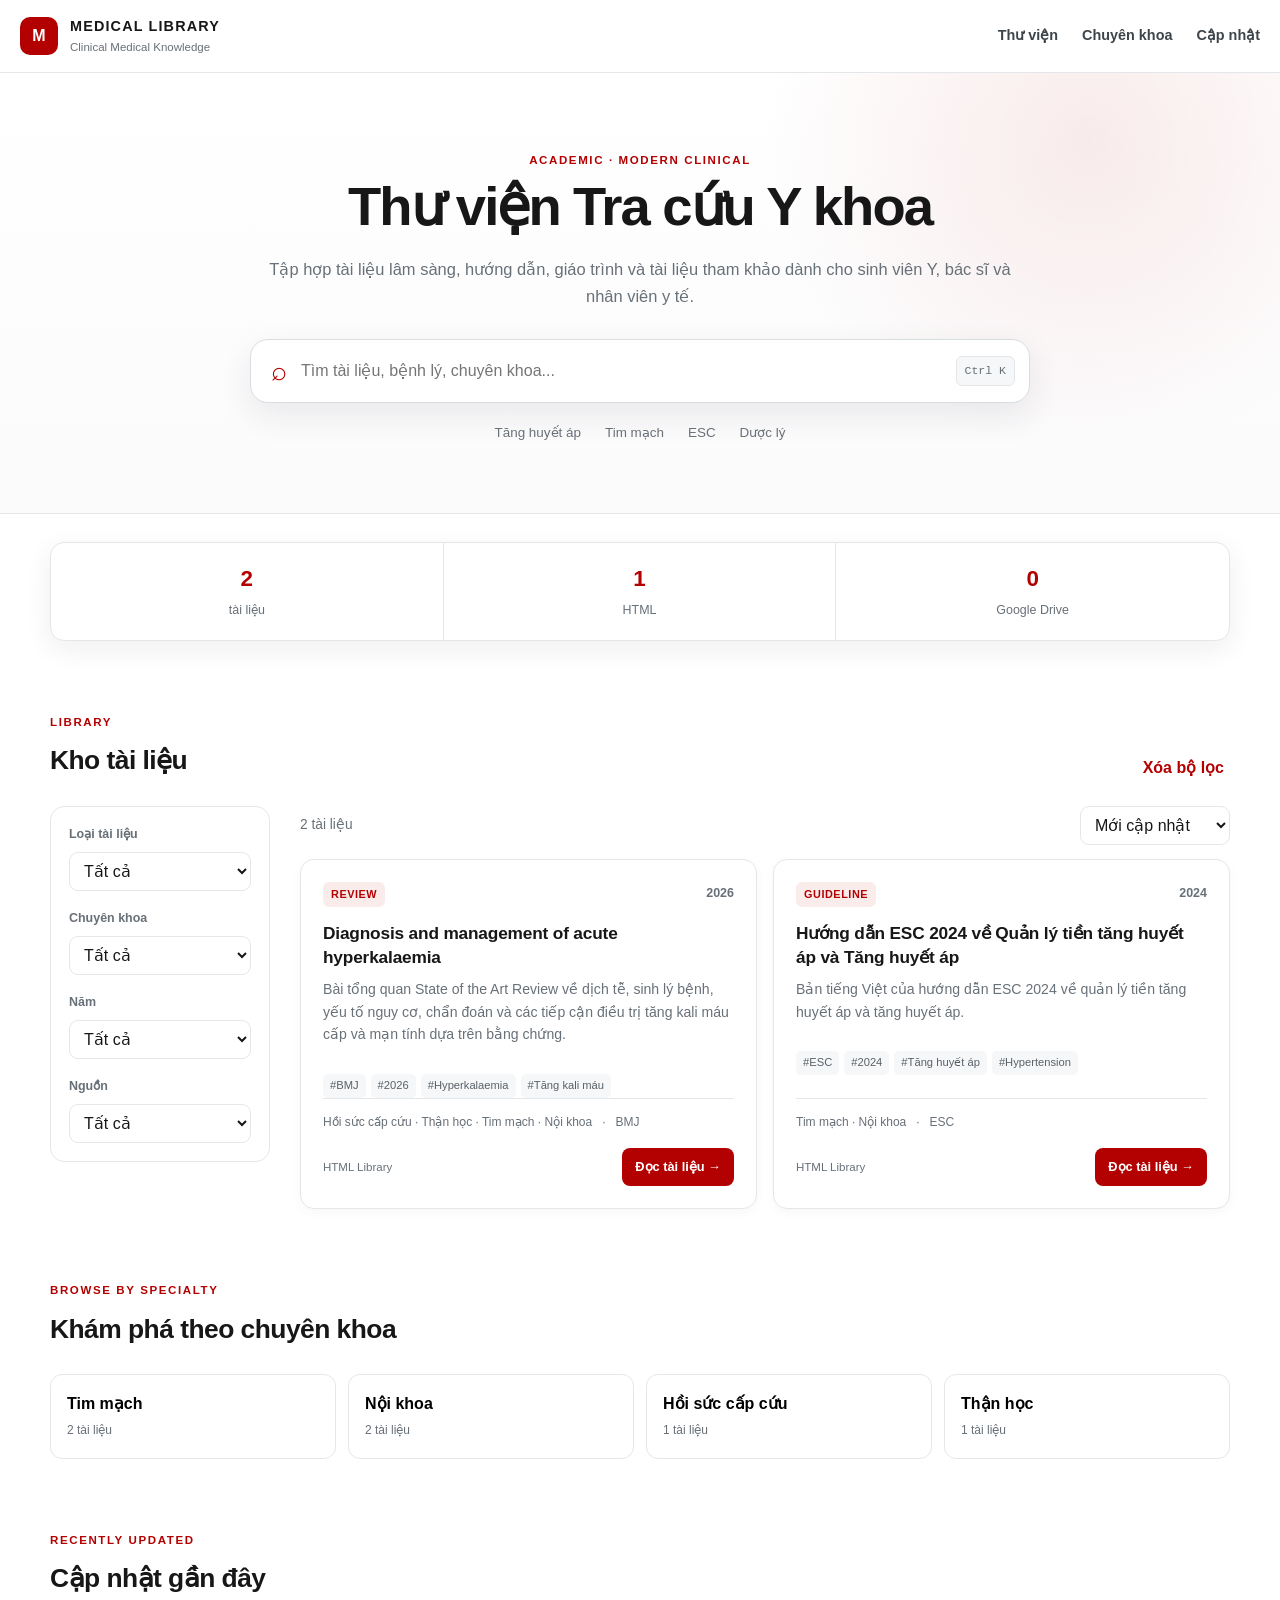
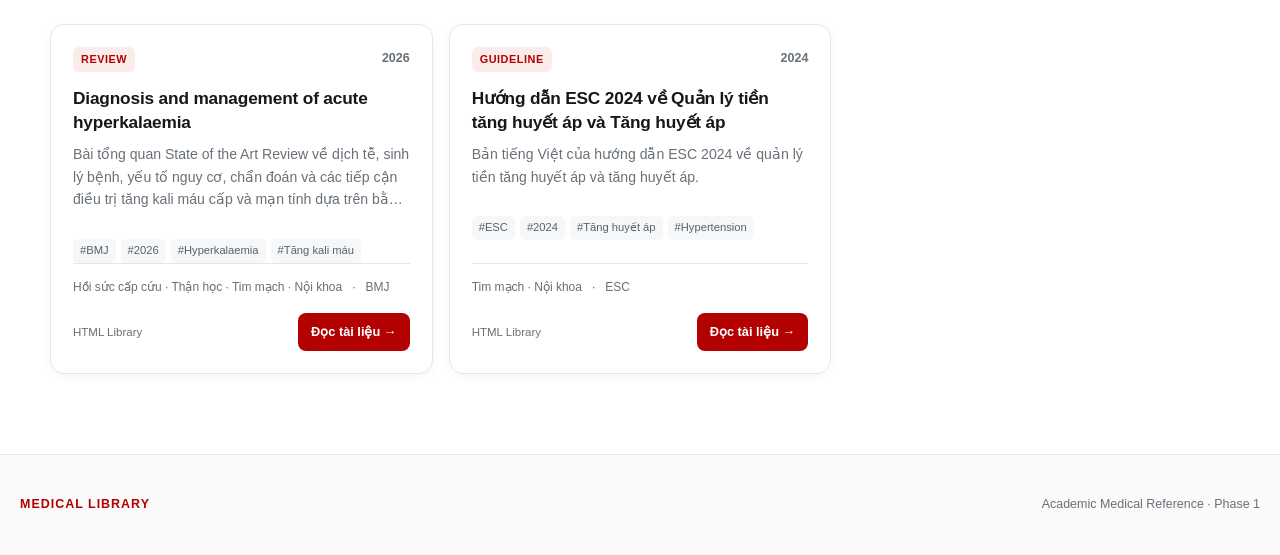
<file: index.html>
<!DOCTYPE html>
<html lang="vi">
<head>
  <meta charset="UTF-8">
  <meta name="viewport" content="width=device-width, initial-scale=1.0">
  <meta name="description" content="Medical Library — Thư viện tra cứu tài liệu y khoa lâm sàng.">
  <title>Medical Library — Thư viện Tra cứu Y khoa</title>
  <link rel="stylesheet" href="assets/css/library.css">
</head>
<body>
  <header class="site-header">
    <div class="nav container-wide">
      <a class="brand" href="./" aria-label="Medical Library - Trang chủ">
        <span class="brand-mark">M</span>
        <span>
          <strong>MEDICAL LIBRARY</strong>
          <small>Clinical Medical Knowledge</small>
        </span>
      </a>
      <nav class="nav-links" aria-label="Điều hướng chính">
        <a href="#library">Thư viện</a>
        <a href="#specialties">Chuyên khoa</a>
        <a href="#recent">Cập nhật</a>
      </nav>
    </div>
  </header>

  <main>
    <section class="hero">
      <div class="container hero-inner">
        <p class="eyebrow">ACADEMIC · MODERN CLINICAL</p>
        <h1>Thư viện Tra cứu Y khoa</h1>
        <p class="hero-subtitle">Tập hợp tài liệu lâm sàng, hướng dẫn, giáo trình và tài liệu tham khảo dành cho sinh viên Y, bác sĩ và nhân viên y tế.</p>

        <div class="search-box">
          <span class="search-icon" aria-hidden="true">⌕</span>
          <input id="searchInput" type="search"
                 autocomplete="off"
                 placeholder="Tìm tài liệu, bệnh lý, chuyên khoa..."
                 aria-label="Tìm kiếm tài liệu">
          <kbd>Ctrl K</kbd>
        </div>
        <div class="search-hints">
          <button data-search="tang huyet ap">Tăng huyết áp</button>
          <button data-search="tim mach">Tim mạch</button>
          <button data-search="esc">ESC</button>
          <button data-search="duoc ly">Dược lý</button>
        </div>
      </div>
    </section>

    <section class="container stats" aria-label="Thống kê thư viện">
      <div><strong id="totalCount">0</strong><span>tài liệu</span></div>
      <div><strong id="htmlCount">0</strong><span>HTML</span></div>
      <div><strong id="driveCount">0</strong><span>Google Drive</span></div>
    </section>

    <section id="library" class="container library-section">
      <div class="section-heading">
        <div>
          <p class="eyebrow">LIBRARY</p>
          <h2>Kho tài liệu</h2>
        </div>
        <button id="clearFilters" class="text-button" type="button">Xóa bộ lọc</button>
      </div>

      <div class="library-layout">
        <aside class="filters" aria-label="Bộ lọc">
          <div class="filter-group">
            <label for="typeFilter">Loại tài liệu</label>
            <select id="typeFilter">
              <option value="all">Tất cả</option>
            </select>
          </div>
          <div class="filter-group">
            <label for="specialtyFilter">Chuyên khoa</label>
            <select id="specialtyFilter">
              <option value="all">Tất cả</option>
            </select>
          </div>
          <div class="filter-group">
            <label for="yearFilter">Năm</label>
            <select id="yearFilter">
              <option value="all">Tất cả</option>
            </select>
          </div>
          <div class="filter-group">
            <label for="sourceFilter">Nguồn</label>
            <select id="sourceFilter">
              <option value="all">Tất cả</option>
            </select>
          </div>
        </aside>

        <div class="results-area">
          <div class="results-toolbar">
            <span id="resultSummary">Đang tải tài liệu...</span>
            <select id="sortSelect" aria-label="Sắp xếp">
              <option value="updated">Mới cập nhật</option>
              <option value="title">Tên A → Z</option>
              <option value="year">Năm mới → cũ</option>
            </select>
          </div>
          <div id="documentGrid" class="document-grid"></div>
          <div id="noResults" class="empty-state" hidden>
            <div class="empty-icon">⌕</div>
            <h3>Không tìm thấy tài liệu</h3>
            <p>Thử từ khóa khác hoặc xóa bớt bộ lọc.</p>
          </div>
        </div>
      </div>
    </section>

    <section id="specialties" class="container specialty-section">
      <div class="section-heading">
        <div>
          <p class="eyebrow">BROWSE BY SPECIALTY</p>
          <h2>Khám phá theo chuyên khoa</h2>
        </div>
      </div>
      <div id="specialtyGrid" class="specialty-grid"></div>
    </section>

    <section id="recent" class="container recent-section">
      <div class="section-heading">
        <div>
          <p class="eyebrow">RECENTLY UPDATED</p>
          <h2>Cập nhật gần đây</h2>
        </div>
      </div>
      <div id="recentGrid" class="document-grid compact"></div>
    </section>
  </main>

  <footer class="site-footer">
    <div class="container-wide">
      <strong>MEDICAL LIBRARY</strong>
      <span>Academic Medical Reference · Phase 1</span>
    </div>
  </footer>

  <script type="module" src="assets/js/app.js"></script>
</body>
</html>
</file>
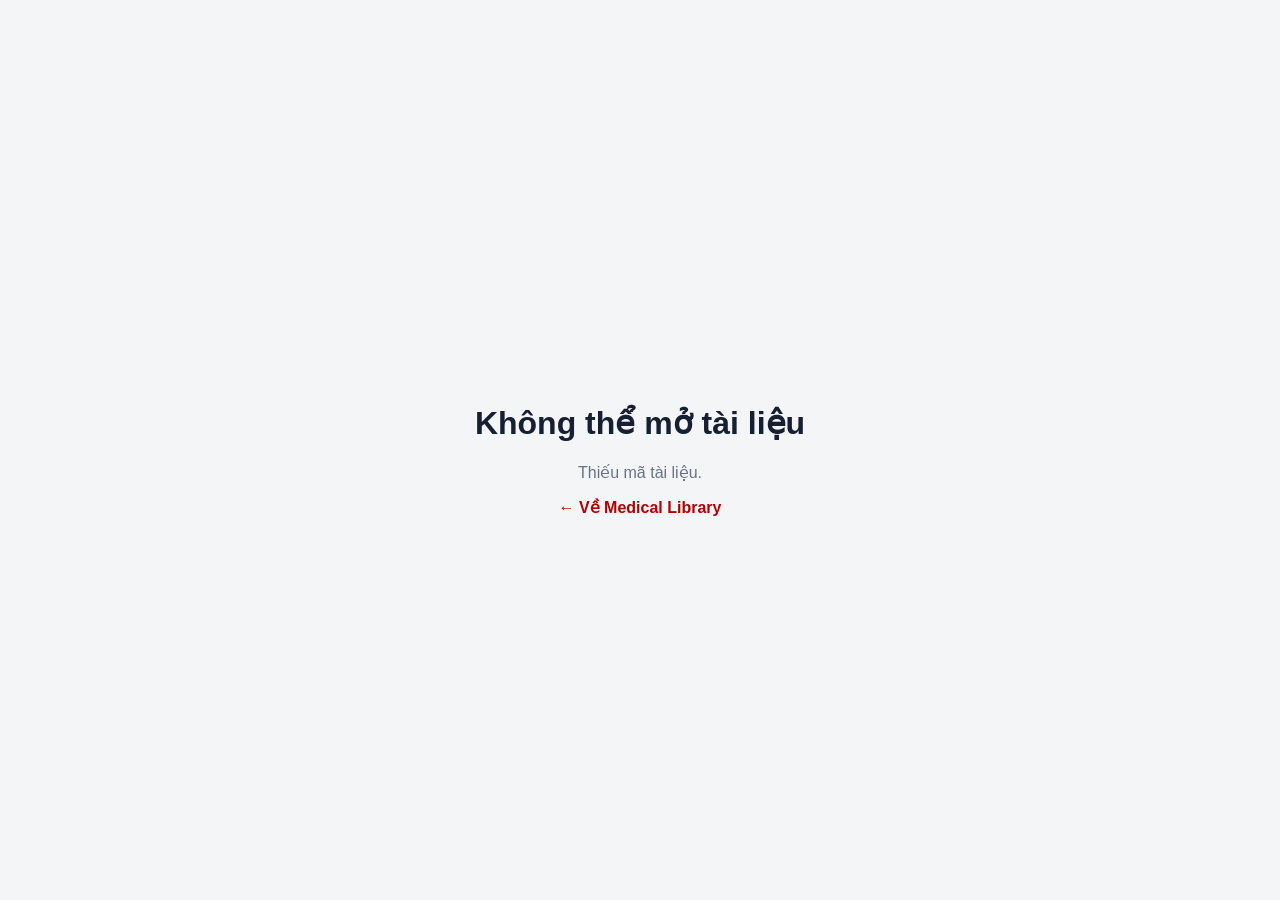
<file: reader.html>
<!DOCTYPE html>
<html lang="vi">
<head>
  <meta charset="UTF-8">
  <meta name="viewport" content="width=device-width, initial-scale=1.0">
  <meta name="description" content="Medical Library — Clinical Document Reader">
  <title>Medical Library — Reader</title>
  <link rel="stylesheet" href="assets/css/reader.css">
</head>
<body class="reader-page">
  <header class="reader-header">
    <div class="reader-left">
      <button id="backButton" class="icon-button back-button" type="button" aria-label="Quay lại thư viện">
        <span aria-hidden="true">←</span><span class="back-label">Thư viện</span>
      </button>
      <a class="brand" href="./" aria-label="Medical Library">
        <span class="brand-mark">M</span>
        <span class="brand-copy">
          <strong>MEDICAL LIBRARY</strong>
          <small>Clinical Medical Knowledge</small>
        </span>
      </a>
    </div>

    <div class="document-head">
      <strong id="readerTitle">Đang tải tài liệu…</strong>
      <span id="readerMeta"></span>
    </div>

    <div class="reader-actions" aria-label="Công cụ đọc">
      <button class="tool-button" data-action="font-down" type="button" aria-label="Giảm cỡ chữ">A−</button>
      <button class="tool-button" data-action="font-up" type="button" aria-label="Tăng cỡ chữ">A+</button>
      <button class="tool-button" data-action="print" type="button" aria-label="In tài liệu">⎙</button>
      <button class="tool-button" data-action="theme" type="button" aria-label="Đổi giao diện">☾</button>
    </div>
  </header>

  <div class="progress-track" aria-hidden="true"><div id="progressBar"></div></div>

  <div class="reader-layout">
    <aside class="toc-panel" aria-label="Mục lục tài liệu">
      <div class="toc-head">
        <span>NỘI DUNG</span>
        <span id="progressText">0%</span>
      </div>
      <nav><ul id="tocList"></ul></nav>
    </aside>

    <main class="reader-main">
      <section class="reader-hero" aria-labelledby="heroTitle">
        <p id="readerKicker" class="kicker">HTML · GUIDELINE</p>
        <h1 id="heroTitle">Đang tải tài liệu…</h1>
        <p id="heroDescription"></p>
        <div id="heroMeta" class="hero-meta"></div>
      </section>

      <div class="mobile-toc-wrap">
        <label for="mobileToc">Mục lục</label>
        <select id="mobileToc"><option value="">Chọn mục…</option></select>
      </div>

      <div class="document-frame-wrap">
        <iframe id="documentFrame" title="Nội dung tài liệu y khoa" loading="eager"></iframe>
      </div>

      <footer class="reader-footer">
        <button id="backToLibrary" type="button">← Quay lại thư viện</button>
        <span>Medical Library · Universal Reader</span>
      </footer>
    </main>
  </div>

  <button id="toTop" class="to-top" type="button" aria-label="Về đầu trang">↑</button>

  <div id="errorState" class="error-state" hidden>
    <div>
      <h1>Không thể mở tài liệu</h1>
      <p id="errorMessage">Không tìm thấy tài liệu tương ứng.</p>
      <a href="./">← Về Medical Library</a>
    </div>
  </div>

  <script type="module" src="assets/js/reader.js"></script>
</body>
</html>
</file>
<file: assets/css/library.css>
:root {
  --brand: #b30000;
  --brand-dark: #850000;
  --brand-soft: #fbecec;
  --ink: #171717;
  --muted: #687078;
  --surface: #ffffff;
  --surface-2: #f6f7f8;
  --border: #e4e7ea;
  --shadow: 0 8px 28px rgba(24, 32, 38, .07);
  --radius: 14px;
  --max: 1180px;
  --wide: 1320px;
}

* { box-sizing: border-box; }
html { scroll-behavior: smooth; }
body {
  margin: 0;
  color: var(--ink);
  background: #fff;
  font-family: "Noto Sans", "Segoe UI", Arial, sans-serif;
  line-height: 1.6;
}
button, input, select { font: inherit; }
button, a { -webkit-tap-highlight-color: transparent; }

.container { width: min(calc(100% - 40px), var(--max)); margin-inline: auto; }
.container-wide { width: min(calc(100% - 40px), var(--wide)); margin-inline: auto; }

.site-header {
  position: sticky; top: 0; z-index: 50;
  background: rgba(255,255,255,.94);
  backdrop-filter: blur(14px);
  border-bottom: 1px solid var(--border);
}
.nav { min-height: 72px; display:flex; align-items:center; justify-content:space-between; gap:24px; }
.brand { display:flex; align-items:center; gap:12px; color:var(--ink); text-decoration:none; }
.brand-mark {
  width:38px; height:38px; display:grid; place-items:center;
  border-radius:10px; background:var(--brand); color:#fff; font-weight:800;
}
.brand strong { display:block; font-size:.9rem; letter-spacing:.08em; }
.brand small { display:block; color:var(--muted); font-size:.72rem; }
.nav-links { display:flex; gap:24px; }
.nav-links a { color:#3e454a; text-decoration:none; font-size:.9rem; font-weight:600; }
.nav-links a:hover { color:var(--brand); }

.hero {
  background:
    radial-gradient(circle at 85% 15%, rgba(179,0,0,.08), transparent 28%),
    linear-gradient(180deg, #fff 0%, #fbfbfc 100%);
  border-bottom:1px solid var(--border);
}
.hero-inner { padding: 78px 0 64px; text-align:center; }
.eyebrow { margin:0 0 8px; color:var(--brand); font-size:.72rem; font-weight:800; letter-spacing:.14em; }
.hero h1 { margin:0; font-size:clamp(2rem,5vw,3.4rem); line-height:1.12; letter-spacing:-.035em; }
.hero-subtitle { max-width:760px; margin:18px auto 30px; color:var(--muted); font-size:1.03rem; }

.search-box {
  max-width:780px; margin:auto; min-height:64px;
  display:flex; align-items:center; gap:12px; padding:8px 14px 8px 20px;
  background:#fff; border:1px solid #d8dde1; border-radius:18px;
  box-shadow:0 12px 34px rgba(30,35,40,.09);
  transition:.2s ease;
}
.search-box:focus-within { border-color:var(--brand); box-shadow:0 12px 36px rgba(179,0,0,.13); }
.search-icon { color:var(--brand); font-size:1.7rem; line-height:1; }
.search-box input { min-width:0; flex:1; border:0; outline:0; font-size:1rem; color:var(--ink); background:transparent; }
.search-box kbd {
  white-space:nowrap; padding:5px 8px; border:1px solid var(--border);
  border-radius:6px; background:var(--surface-2); color:var(--muted); font-size:.72rem;
}
.search-hints { margin-top:14px; display:flex; justify-content:center; flex-wrap:wrap; gap:8px; }
.search-hints button {
  border:0; background:transparent; color:var(--muted); cursor:pointer;
  padding:5px 8px; border-radius:7px; font-size:.84rem;
}
.search-hints button:hover { color:var(--brand); background:var(--brand-soft); }

.stats {
  display:grid; grid-template-columns:repeat(3,1fr);
  border:1px solid var(--border); border-radius:14px; margin-top:28px; overflow:hidden;
  background:#fff; box-shadow:var(--shadow);
}
.stats div { padding:18px; text-align:center; border-right:1px solid var(--border); }
.stats div:last-child { border-right:0; }
.stats strong { display:block; font-size:1.4rem; color:var(--brand); }
.stats span { color:var(--muted); font-size:.78rem; }

.library-section, .specialty-section, .recent-section { padding-top:72px; }
.section-heading { display:flex; align-items:end; justify-content:space-between; gap:20px; margin-bottom:24px; }
.section-heading h2 { margin:0; font-size:1.65rem; letter-spacing:-.02em; }
.text-button { border:0; background:transparent; color:var(--brand); font-weight:700; cursor:pointer; }

.library-layout { display:grid; grid-template-columns:220px minmax(0,1fr); gap:30px; align-items:start; }
.filters { position:sticky; top:94px; border:1px solid var(--border); border-radius:14px; padding:18px; background:#fff; }
.filter-group + .filter-group { margin-top:18px; }
.filter-group label { display:block; margin-bottom:7px; font-size:.78rem; color:var(--muted); font-weight:700; }
.filter-group select, #sortSelect {
  width:100%; border:1px solid var(--border); border-radius:9px; padding:9px 10px;
  background:#fff; color:var(--ink); outline:none;
}
.filter-group select:focus, #sortSelect:focus { border-color:var(--brand); }

.results-toolbar { display:flex; align-items:center; justify-content:space-between; gap:15px; margin-bottom:14px; }
#resultSummary { color:var(--muted); font-size:.86rem; }
#sortSelect { width:auto; min-width:150px; }

.document-grid { display:grid; grid-template-columns:repeat(2,minmax(0,1fr)); gap:16px; }
.document-grid.compact { grid-template-columns:repeat(3,minmax(0,1fr)); }

.card {
  display:flex; flex-direction:column; min-width:0; padding:22px;
  border:1px solid var(--border); border-radius:var(--radius); background:var(--surface);
  box-shadow:0 3px 12px rgba(20,25,30,.035); transition:transform .18s ease, box-shadow .18s ease, border-color .18s ease;
}
.card:hover { transform:translateY(-3px); border-color:#d5d9dd; box-shadow:var(--shadow); }
.card-top { display:flex; justify-content:space-between; align-items:center; gap:10px; margin-bottom:14px; }
.badge {
  display:inline-flex; align-items:center; min-height:25px; padding:3px 8px;
  border-radius:6px; background:var(--brand-soft); color:var(--brand);
  font-size:.68rem; font-weight:800; letter-spacing:.05em; text-transform:uppercase;
}
.year { color:var(--muted); font-size:.78rem; font-weight:700; }
.card h3 { margin:0 0 9px; font-size:1.08rem; line-height:1.4; letter-spacing:-.01em; }
.card-desc { margin:0 0 16px; color:var(--muted); font-size:.88rem; display:-webkit-box; -webkit-line-clamp:3; -webkit-box-orient:vertical; overflow:hidden; }
.card-meta { display:flex; flex-wrap:wrap; gap:6px 10px; margin-top:auto; padding-top:14px; border-top:1px solid var(--border); color:var(--muted); font-size:.75rem; }
.tags { display:flex; flex-wrap:wrap; gap:5px; margin-top:12px; }
.tag { color:#596168; background:var(--surface-2); border-radius:5px; padding:3px 7px; font-size:.7rem; }
.card-action {
  display:flex; align-items:center; justify-content:space-between; gap:10px;
  margin-top:16px;
}
.read-link {
  display:inline-flex; align-items:center; justify-content:center;
  padding:9px 13px; border-radius:8px; background:var(--brand); color:#fff;
  text-decoration:none; font-weight:700; font-size:.8rem;
}
.read-link:hover { background:var(--brand-dark); }
.source-label { color:var(--muted); font-size:.72rem; }

.empty-state { padding:60px 20px; text-align:center; border:1px dashed #d6dade; border-radius:14px; }
.empty-icon { color:var(--brand); font-size:2rem; }
.empty-state h3 { margin:8px 0 4px; }
.empty-state p { margin:0; color:var(--muted); }

.specialty-grid { display:grid; grid-template-columns:repeat(4,1fr); gap:12px; }
.specialty-card {
  text-align:left; border:1px solid var(--border); background:#fff; border-radius:12px;
  padding:16px; cursor:pointer; transition:.18s ease;
}
.specialty-card:hover { border-color:#e3b5b5; background:#fffafa; transform:translateY(-2px); }
.specialty-card strong { display:block; }
.specialty-card span { color:var(--muted); font-size:.75rem; }

.site-footer { margin-top:80px; border-top:1px solid var(--border); background:#fafafa; }
.site-footer .container-wide { min-height:100px; display:flex; align-items:center; justify-content:space-between; gap:20px; color:var(--muted); font-size:.78rem; }
.site-footer strong { color:var(--brand); letter-spacing:.08em; }

@media (max-width: 900px) {
  .nav-links { display:none; }
  .library-layout { grid-template-columns:1fr; }
  .filters { position:static; display:grid; grid-template-columns:repeat(2,1fr); gap:14px; }
  .filter-group + .filter-group { margin-top:0; }
  .document-grid.compact { grid-template-columns:repeat(2,1fr); }
  .specialty-grid { grid-template-columns:repeat(2,1fr); }
}
@media (max-width: 640px) {
  .container, .container-wide { width:min(calc(100% - 24px), var(--max)); }
  .hero-inner { padding:55px 0 45px; }
  .hero h1 { font-size:2rem; }
  .search-box { min-height:56px; padding-left:14px; }
  .search-box kbd { display:none; }
  .stats { grid-template-columns:1fr; }
  .stats div { border-right:0; border-bottom:1px solid var(--border); }
  .stats div:last-child { border-bottom:0; }
  .library-section, .specialty-section, .recent-section { padding-top:52px; }
  .filters { grid-template-columns:1fr; }
  .document-grid, .document-grid.compact { grid-template-columns:1fr; }
  .section-heading { align-items:start; flex-direction:column; }
  .results-toolbar { align-items:stretch; flex-direction:column; }
  #sortSelect { width:100%; }
  .site-footer .container-wide { min-height:90px; flex-direction:column; justify-content:center; }
}
</file>
<file: assets/css/reader.css>
/* =========================================================
   MEDICAL LIBRARY — UNIVERSAL READER V1.2
   ========================================================= */
:root{
  --brand:#b30000;
  --brand-dark:#860000;
  --brand-soft:#fbecec;
  --bg:#f3f5f7;
  --surface:#fff;
  --surface-2:#fafbfc;
  --text:#172033;
  --muted:#687384;
  --border:#dfe4e8;
  --header:66px;
  --sidebar:278px;
  --content:1020px;
  --shadow:0 10px 28px rgba(17,24,39,.07);
  --radius:16px
}
html[data-theme="dark"]{
  --bg:#0d0f12;--surface:#15181c;--surface-2:#1b1f24;
  --text:#eef2f6;--muted:#a6aebb;--border:#30363d;
  --shadow:0 12px 34px rgba(0,0,0,.28)
}
*{box-sizing:border-box}
html{scroll-behavior:smooth}
body{margin:0;background:var(--bg);color:var(--text);font-family:"Noto Sans","Segoe UI",Arial,sans-serif}
button,select{font:inherit}

.reader-header{
  position:sticky;top:0;z-index:1000;min-height:var(--header);
  display:grid;grid-template-columns:minmax(0,1fr) minmax(260px,1.2fr) auto;
  align-items:center;gap:18px;padding:8px 18px;
  background:color-mix(in srgb,var(--surface) 95%,transparent);
  border-bottom:1px solid var(--border);
  backdrop-filter:blur(16px);-webkit-backdrop-filter:blur(16px)
}
.reader-left,.reader-actions{display:flex;align-items:center;gap:9px;min-width:0}
.brand{display:flex;align-items:center;gap:10px;color:var(--text);text-decoration:none;min-width:0}
.brand-mark{width:36px;height:36px;border-radius:10px;background:var(--brand);color:#fff;display:grid;place-items:center;font-weight:800}
.brand-copy strong{display:block;font-size:12px;letter-spacing:.06em;white-space:nowrap}
.brand-copy small{display:block;margin-top:1px;color:var(--muted);font-size:9px;white-space:nowrap}
.icon-button,.tool-button{
  border:1px solid var(--border);background:var(--surface);color:var(--text);
  border-radius:10px;height:38px;cursor:pointer
}
.back-button{padding:0 10px;display:flex;align-items:center;gap:7px;font-weight:700}
.back-button:hover,.tool-button:hover{border-color:var(--brand);color:var(--brand)}
.tool-button{min-width:40px;padding:0 9px;font-weight:800}

.document-head{min-width:0}
.document-head strong{display:block;font-size:14px;white-space:nowrap;overflow:hidden;text-overflow:ellipsis}
.document-head span{display:block;color:var(--muted);font-size:10px;margin-top:1px}

.progress-track{position:sticky;top:var(--header);z-index:999;height:2px;background:transparent}
.progress-track>div{width:0;height:100%;background:var(--brand);transition:width .12s linear}

.reader-layout{display:grid;grid-template-columns:var(--sidebar) minmax(0,1fr);min-height:calc(100vh - var(--header))}
.toc-panel{
  position:sticky;top:calc(var(--header) + 2px);height:calc(100vh - var(--header) - 2px);
  overflow:auto;padding:18px 10px 30px;background:var(--surface);border-right:1px solid var(--border)
}
.toc-head{display:flex;justify-content:space-between;align-items:center;padding:0 12px 11px;color:var(--brand);font-size:11px;font-weight:850;letter-spacing:.15em}
#progressText{color:var(--muted);letter-spacing:0;font-weight:700}
#tocList{list-style:none;margin:0;padding:0}
#tocList li{margin:2px 0}
#tocList a{display:block;padding:7px 10px;border-radius:8px;border-left:2px solid transparent;color:#536173;text-decoration:none;font-size:12.5px;line-height:1.42}
html[data-theme="dark"] #tocList a{color:#b2bac5}
#tocList a:hover{color:var(--brand);background:var(--brand-soft)}
#tocList a.active{color:var(--brand);background:var(--brand-soft);border-left-color:var(--brand);font-weight:800}
#tocList .level-3 a{padding-left:23px;font-size:12px}
#tocList .level-4 a{padding-left:35px;font-size:11.5px}

.reader-main{min-width:0;padding:28px 0 80px}
.reader-hero{
  width:min(var(--content),calc(100% - 44px));margin:0 auto 18px;
  padding:25px 32px;border:1px solid var(--border);border-radius:var(--radius);
  background:var(--surface);box-shadow:var(--shadow)
}
.kicker{margin:0 0 10px;color:var(--brand);font-size:11px;letter-spacing:.15em;font-weight:850;text-transform:uppercase}
.reader-hero h1{margin:0;color:var(--text);font-size:clamp(28px,3vw,44px);line-height:1.12;letter-spacing:-.035em}
.reader-hero>p:not(.kicker){margin:12px 0 0;color:var(--muted);font-size:13px}
.hero-meta{display:flex;flex-wrap:wrap;gap:7px;margin-top:13px}
.hero-meta span{padding:4px 8px;border-radius:6px;background:var(--surface-2);border:1px solid var(--border);color:var(--muted);font-size:10px;font-weight:700}

.mobile-toc-wrap{display:none}
.document-frame-wrap{
  width:min(var(--content),calc(100% - 44px));margin:0 auto;
  border:1px solid var(--border);border-radius:var(--radius);overflow:hidden;
  background:var(--surface);box-shadow:var(--shadow)
}
#documentFrame{display:block;width:100%;min-height:650px;height:1000px;border:0;background:#fff}
.reader-footer{width:min(var(--content),calc(100% - 44px));margin:16px auto 0;display:flex;justify-content:space-between;gap:15px;color:var(--muted);font-size:11px}
.reader-footer button{border:0;background:transparent;color:var(--brand);cursor:pointer;font-weight:800}

.to-top{
  position:fixed;right:20px;bottom:20px;z-index:950;width:42px;height:42px;border-radius:50%;
  border:1px solid var(--border);background:var(--surface);color:var(--text);
  box-shadow:var(--shadow);cursor:pointer;opacity:0;pointer-events:none;transition:.2s
}
.to-top.show{opacity:1;pointer-events:auto}

.error-state{min-height:100vh;display:grid;place-items:center;padding:30px;text-align:center;background:var(--bg);color:var(--text)}
.error-state p{color:var(--muted)}
.error-state a{color:var(--brand);font-weight:800;text-decoration:none}

@media(max-width:980px){
  :root{--header:60px}
  .reader-header{grid-template-columns:auto minmax(0,1fr) auto;gap:9px;padding:7px 10px}
  .back-label,.brand-copy small{display:none}
  .document-head strong{font-size:12px}.document-head span{font-size:9px}
  .reader-layout{display:block}.toc-panel{display:none}
  .reader-main{padding-top:14px}
  .reader-hero,.document-frame-wrap,.reader-footer{width:min(calc(100% - 20px),var(--content))}
  .mobile-toc-wrap{
    display:flex;align-items:center;gap:8px;width:min(calc(100% - 20px),var(--content));
    margin:0 auto 12px;padding:9px 11px;border:1px solid var(--border);border-radius:12px;background:var(--surface)
  }
  .mobile-toc-wrap label{color:var(--muted);font-size:11px;font-weight:800;white-space:nowrap}
  .mobile-toc-wrap select{flex:1;min-width:0;height:36px;border:1px solid var(--border);border-radius:8px;background:var(--surface);color:var(--text);padding:0 8px}
  .progress-track{top:var(--header)}
}
@media(max-width:640px){
  .brand-mark{width:32px;height:32px;border-radius:8px}
  .brand-copy strong{font-size:11px}
  .tool-button{height:34px;min-width:34px;padding:0 7px}
  .reader-actions{gap:5px}
  .reader-hero{padding:20px 18px;border-radius:12px}
  .reader-hero h1{font-size:28px}
  .document-frame-wrap{border-radius:12px}
  #documentFrame{min-height:500px}
  .reader-footer{flex-direction:column}
}
@media print{
  .reader-header,.toc-panel,.mobile-toc-wrap,.reader-footer,.to-top,.progress-track{display:none!important}
  .reader-main{padding:0}
  .reader-hero,.document-frame-wrap{width:100%;box-shadow:none;border:0}
  .reader-hero{padding:0 0 16px}
}
</file>
